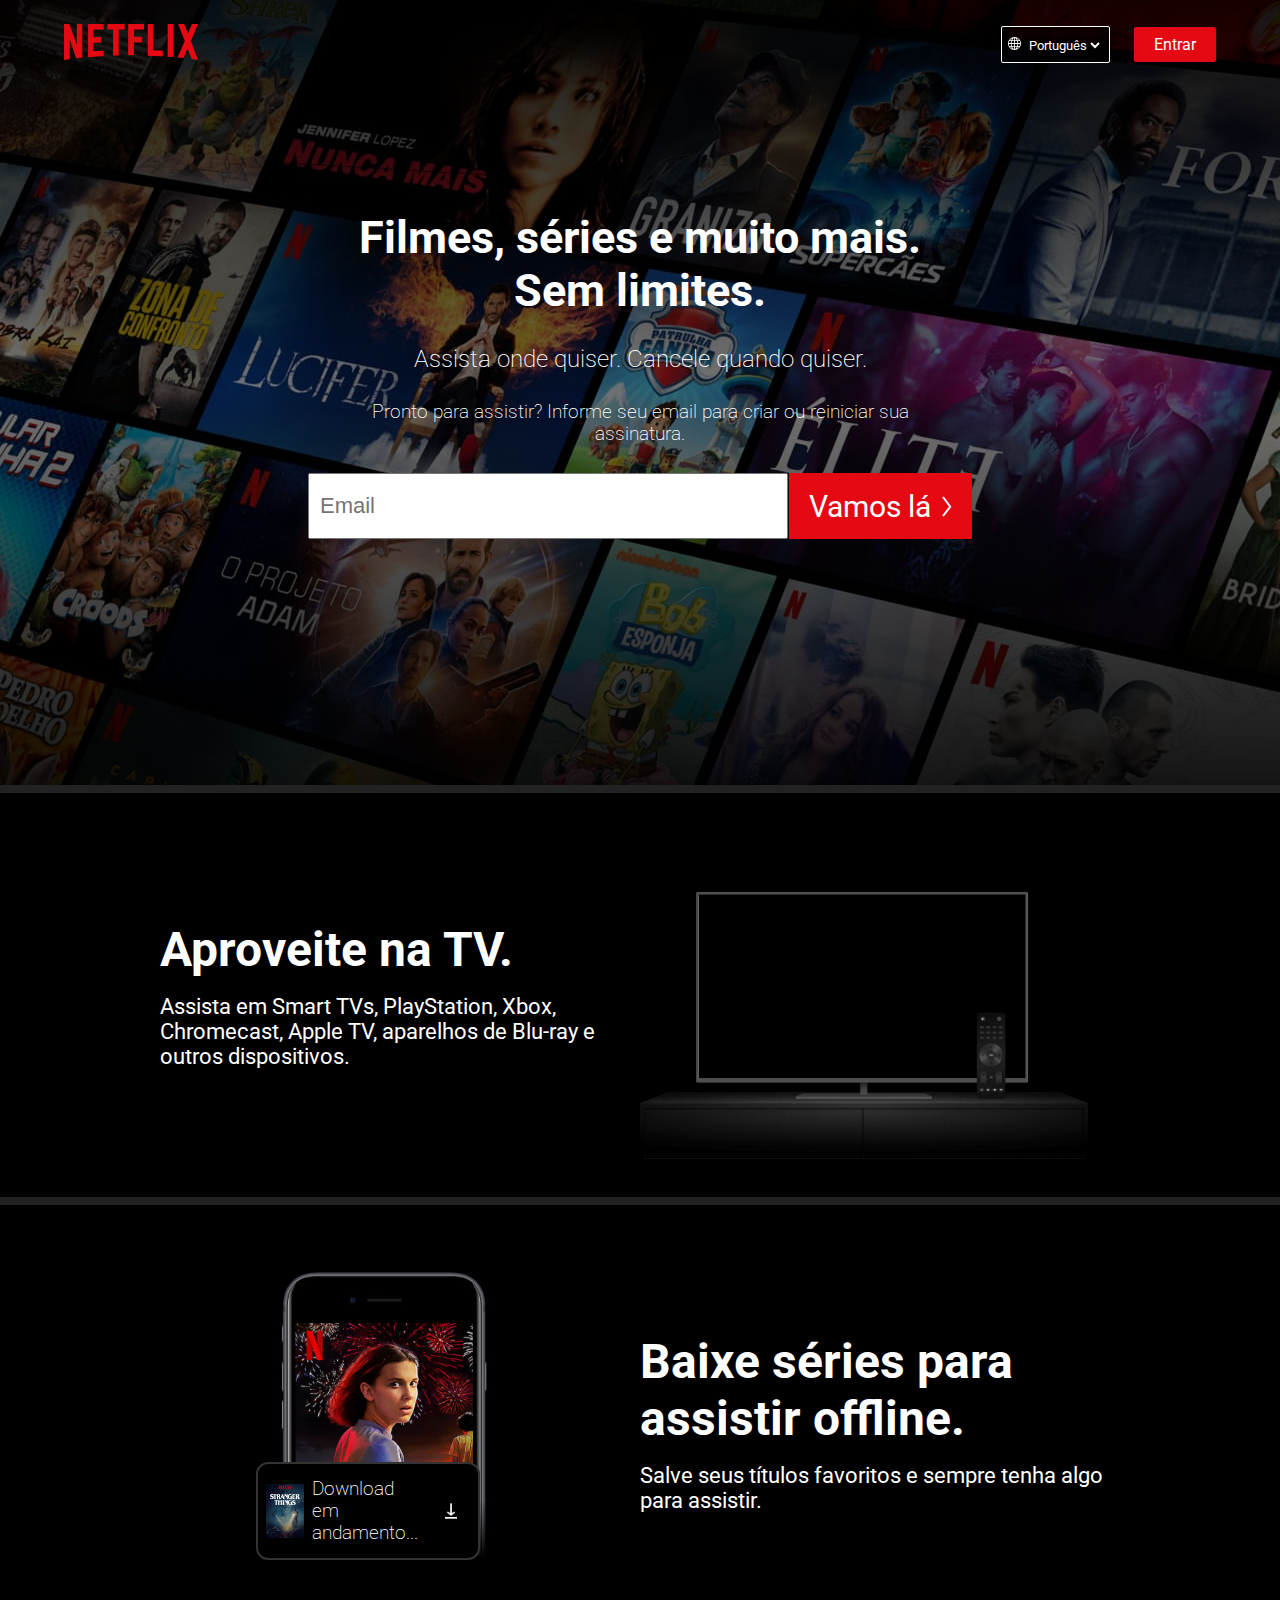
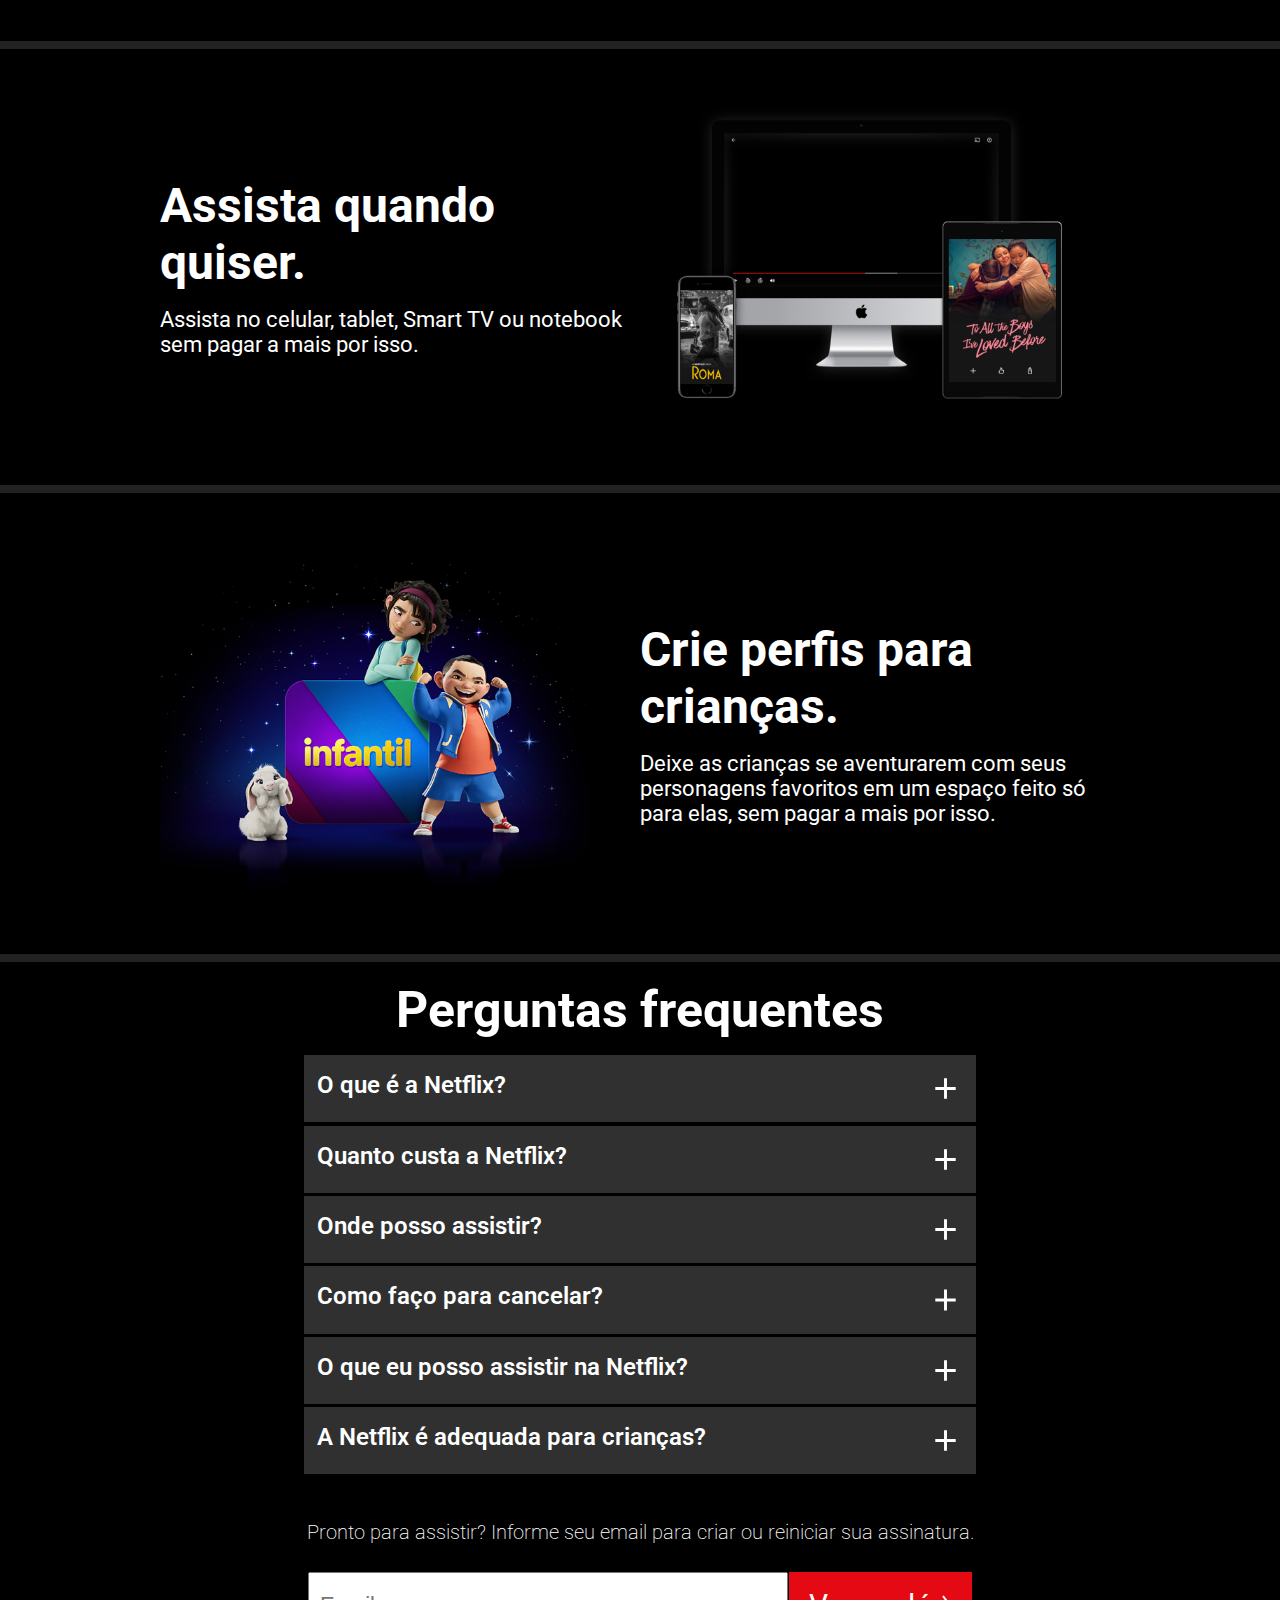
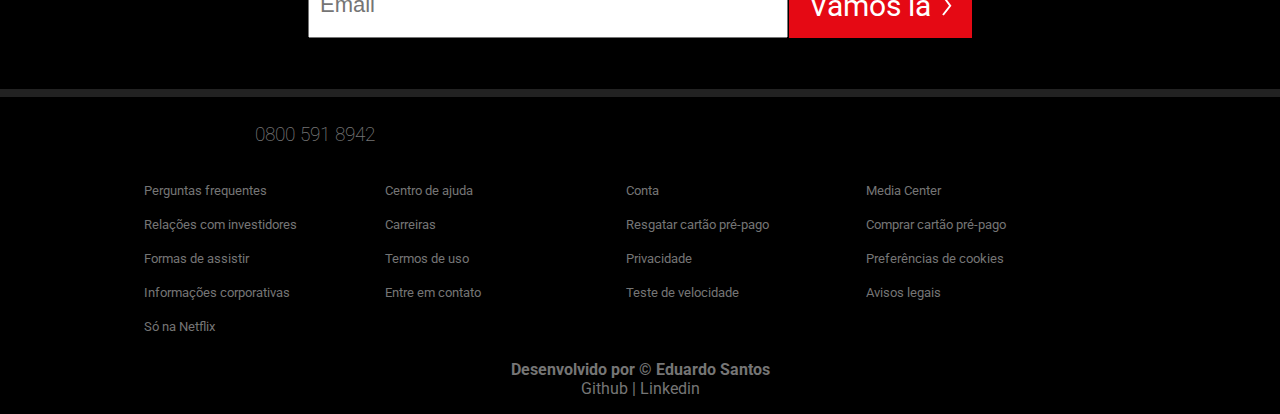
<file: index.html>
<!DOCTYPE html>
<html lang="pt-br">
    <head>
        <title>NetFlix - Clone</title>
        <meta charset="UTF-8">
        <link rel="shortcut icon" href="./icons/nficon.ico">
        <meta name="viewport" content="width=device-width, initial-scale=1">
        <!-- Css -->
        <link href="css/index/style-index.css" rel="stylesheet">
    </head>
    <body>
        <div class="container--full">
            <!--/Header-->
            <div class="bg--img-header">
                <header>
                    <div class="logo"><img src="./icons/netflix.svg"/></div>
                    <nav class="menu">
                        <div class="menu--select">
                            <span><img src="./icons/globe.svg"/></span>
                            <select>
                                <option>Português</option>
                                <option>English</option>
                            </select>
                        </div>
                        <a class="button--login" href="./page/root.html">Entrar</a>
                    </nav>
                </header>
                <div class="text--header">
                    <div class="text--report" >
                        <h1>Filmes, séries e muito mais. Sem limites.</h1>
                        <h2>Assista onde quiser. Cancele quando quiser.</h2>
                        <h3>Pronto para assistir? Informe seu email para criar ou reiniciar sua assinatura.</h3>
                        <form class="report--from" method="get" action="./page/root.html">
                            <input type="email" placeholder="Email" />
                            <button type="submit">Vamos lá <img src="./icons/seta.svg"/></button>
                        </form>
                    </div>
                </div>
                <div class="bg-color-gradient"></div>
            </div>
            <div class="section">
                <!-- Aproveite na TV. -->
                <div class="section--contents">
                    <div class="section--card">
                        <div class="section--grid">
                            <div class="tv--text">
                                <h1>Aproveite na TV.</h1>
                                <p>
                                    Assista em Smart TVs, PlayStation, Xbox, 
                                    Chromecast, Apple TV, aparelhos de Blu-ray e 
                                    outros dispositivos.
                                </p>
                            </div>
                            <div class="tv--img-vid">
                                <img src="./icons/tv.png"/>
                                <video  class="video--tv" autoplay playsinline loop muted>
                                    <source src="https://assets.nflxext.com/ffe/siteui/acquisition/ourStory/fuji/desktop/video-tv-0819.m4v">
                                </video>
                            </div>
                        </div>
                    </div>
                </div>
                <!-- Baixe séries para assistir offline. -->
                <div class="section--contents">
                    <div class="section--card">
                        <div class="section--grid grid--revers">
                            <div class="off--img">
                                <img src="./icons/el.jpg"/>
                                <div class="card--download">
                                   <div class="download--infos">
                                        <img src="./icons/boxshot.png"/>
                                        <h3>Download em andamento...</h3>
                                        <img src="./icons/download-icon.gif">
                                   </div>
                                </div>
                            </div>
                            <div class="off--text">
                                <h1>Baixe séries para assistir offline.</h1>
                                <p>
                                    Salve seus títulos favoritos e sempre tenha 
                                    algo para assistir.
                                </p>
                            </div>
                        </div>
                    </div>
                </div>
                <!-- Assista quando quiser. -->
                <div class="section--contents">
                    <div class="section--card">
                        <div class="section--grid">
                            <div class="when--text">
                                <h1>Assista quando quiser.</h1>
                                <p>
                                    Assista no celular, tablet, Smart TV ou 
                                    notebook sem pagar a mais por isso.
                                </p>
                            </div>
                            <div class="when--img-vid">
                                <img src="./icons/device-pile.png"/>
                                <video  class="video-when" autoplay playsinline loop muted>
                                    <source src="https://assets.nflxext.com/ffe/siteui/acquisition/ourStory/fuji/desktop/video-devices.m4v">
                                </video>
                            </div>
                        </div>
                    </div>
                </div>
                <!-- Crie perfis para crianças. -->
                <div class="section--contents">
                    <div class="section--card">
                        <div class="section--grid grid--revers">
                            <div class="kids--img">
                                <img src="./icons/infantil.png"/>
                            </div>
                            <div class="kids--text">
                                <h1>Crie perfis para crianças.</h1>
                                <p>
                                    Deixe as crianças se aventurarem com seus 
                                    personagens favoritos em um espaço feito só 
                                    para elas, sem pagar a mais por isso.
                                </p>
                            </div>
                        </div>
                    </div>
                </div>
                <!-- Questions to help. -->
                <div class="section--contents">
                    <div class="section--questions">
                        <div class="questions">
                            <h1>Perguntas frequentes</h1>
                            <ul class="questions--menu">
                                <li class="menu--what"><a>O que é a Netflix? <img class="icon--what" src="./icons/add-fill.svg"/></a></li>
                                <li class="help--what">
                                    <p>
                                        A Netflix é um serviço de transmissão online que oferece uma ampla 
                                        variedade de séries, filmes e documentários premiados em milhares de 
                                        aparelhos conectados à internet.<br><br>
                                        Você pode assistir a quantos filmes e séries quiser, quando e onde quiser, 
                                        sem comerciais – tudo por um preço mensal bem acessível. Aqui você sempre 
                                        encontra novidades. A cada semana, adicionamos novas séries e filmes.
                                    </p>
                                </li>
                                <li class="menu--money"><a>Quanto custa a Netflix? <img class="icon--money" src="./icons/add-fill.svg"/></a></li>
                                <li class="help--money">
                                    <p>
                                        Assista à Netflix no seu celular, tablet, Smart TV, notebook ou aparelho de 
                                        streaming por uma taxa mensal única. Os planos variam de R$25,90 a R$55,90 por 
                                        mês. Sem contrato nem taxas extras.
                                    </p>
                                </li>
                                <li class="menu--where"><a>Onde posso assistir? <img class="icon--where" src="./icons/add-fill.svg"/></a></li>
                                <li class="help--where">
                                    <p>
                                        Assista onde quiser, quando quiser. Faça login com sua conta Netflix em netflix.com 
                                        para começar a assistir no computador ou em qualquer aparelho conectado à Internet 
                                        compatível com o aplicativo Netflix, como Smart TVs, smartphones, tablets, aparelhos 
                                        de streaming e videogames.<br><br>
                                        Você também pode baixar a sua série favorita com o aplicativo Netflix para iOS, Android 
                                        ou Windows 10. Use downloads para levar a Netflix para onde quiser sem precisar de conexão 
                                        com a Internet. Leve a Netflix com você para qualquer lugar.
                                    </p>
                                </li>
                                <li class="menu--how"><a>Como faço para cancelar? <img class="icon--how" src="./icons/add-fill.svg"/></a></li>
                                <li class="help--how">
                                    <p>
                                        A Netflix é flexível. Não há contratos nem compromissos. Você pode cancelar a sua conta na 
                                        internet com apenas dois cliques. Não há taxa de cancelamento – você pode começar ou encerrar a 
                                        sua assinatura a qualquer momento.
                                    </p>
                                </li>
                                <li class="menu--can"><a>O que eu posso assistir na Netflix? <img class="icon--can" src="./icons/add-fill.svg"/></a></li>
                                <li class="help--can">
                                    <p>
                                        A Netflix tem um grande catálogo de filmes, documentários, séries, originais Netflix premiados e 
                                        muito mais. Assista o quanto quiser, quando quiser.
                                    </p>
                                </li>
                                <li class="menu--kids"><a>A Netflix é adequada para crianças? <img class="icon--kids" src="./icons/add-fill.svg"/></a></li>
                                <li class="help--kids">
                                    <p>
                                        A experiência infantil da Netflix faz parte da sua assinatura para que as crianças se divirtam em 
                                        seu próprio espaço com séries e filmes familiares sob a supervisão dos pais.<br><br>
                                        O recurso de controle dos pais, incluso nos perfis para crianças e protegido por PIN, permite restringir 
                                        a classificação etária do conteúdo que as crianças podem ver e bloquear títulos específicos que você não 
                                        quer que elas assistam.
                                    </p>
                                </li>
                            </ul>
                            <div class="help--report">
                                <h3>Pronto para assistir? Informe seu email para criar ou reiniciar sua assinatura.</h3>
                                <form class="report--from" method="get" action="./page/root.html">
                                    <input type="email" placeholder="Email" />
                                    <button type="submit">Vamos lá <img src="./icons/seta.svg"/></button>
                                </form>
                            </div>
                        </div>
                    </div>
                </div>
            </div>
            <footer>
                <div class="contacts--flix">
                    <div class="flix--doubts">
                        <h3>Dúvidas? Ligue <a href="#">0800 591 8942</a></h3>
                    </div>
                    <div class="flix--links">
                        <ul>
                            <li><a href="#">Perguntas frequentes</a></li>
                            <li><a href="#">Centro de ajuda</a></li>
                            <li><a href="#">Conta</a></li>
                            <li><a href="#">Media Center</a></li>
                            <li><a href="#">Relações com investidores</a></li>
                            <li><a href="#">Carreiras</a></li>
                            <li><a href="#">Resgatar cartão pré-pago</a></li>
                            <li><a href="#">Comprar cartão pré-pago</a></li>
                            <li><a href="#">Formas de assistir</a></li>
                            <li><a href="#">Termos de uso</a></li>
                            <li><a href="#">Privacidade</a></li>
                            <li><a href="#">Preferências de cookies</a></li>
                            <li><a href="#">Informações corporativas</a></li>
                            <li><a href="#">Entre em contato</a></li>
                            <li><a href="#">Teste de velocidade</a></li>
                            <li><a href="#">Avisos legais</a></li>
                            <li><a href="#">Só na Netflix</a></li>
                        </ul>
                    </div>
                </div>
                <div class="contacts--dev">
                    <h4>Desenvolvido por &copy; Eduardo Santos</h4>
                    <a href="#">Github</a> | <a href="#">Linkedin</a>
                </div>
            </footer>
        </div>
        <!-- Js -->
        <script src="js/script-index.js"></script>
    </body>
</html>
</file>
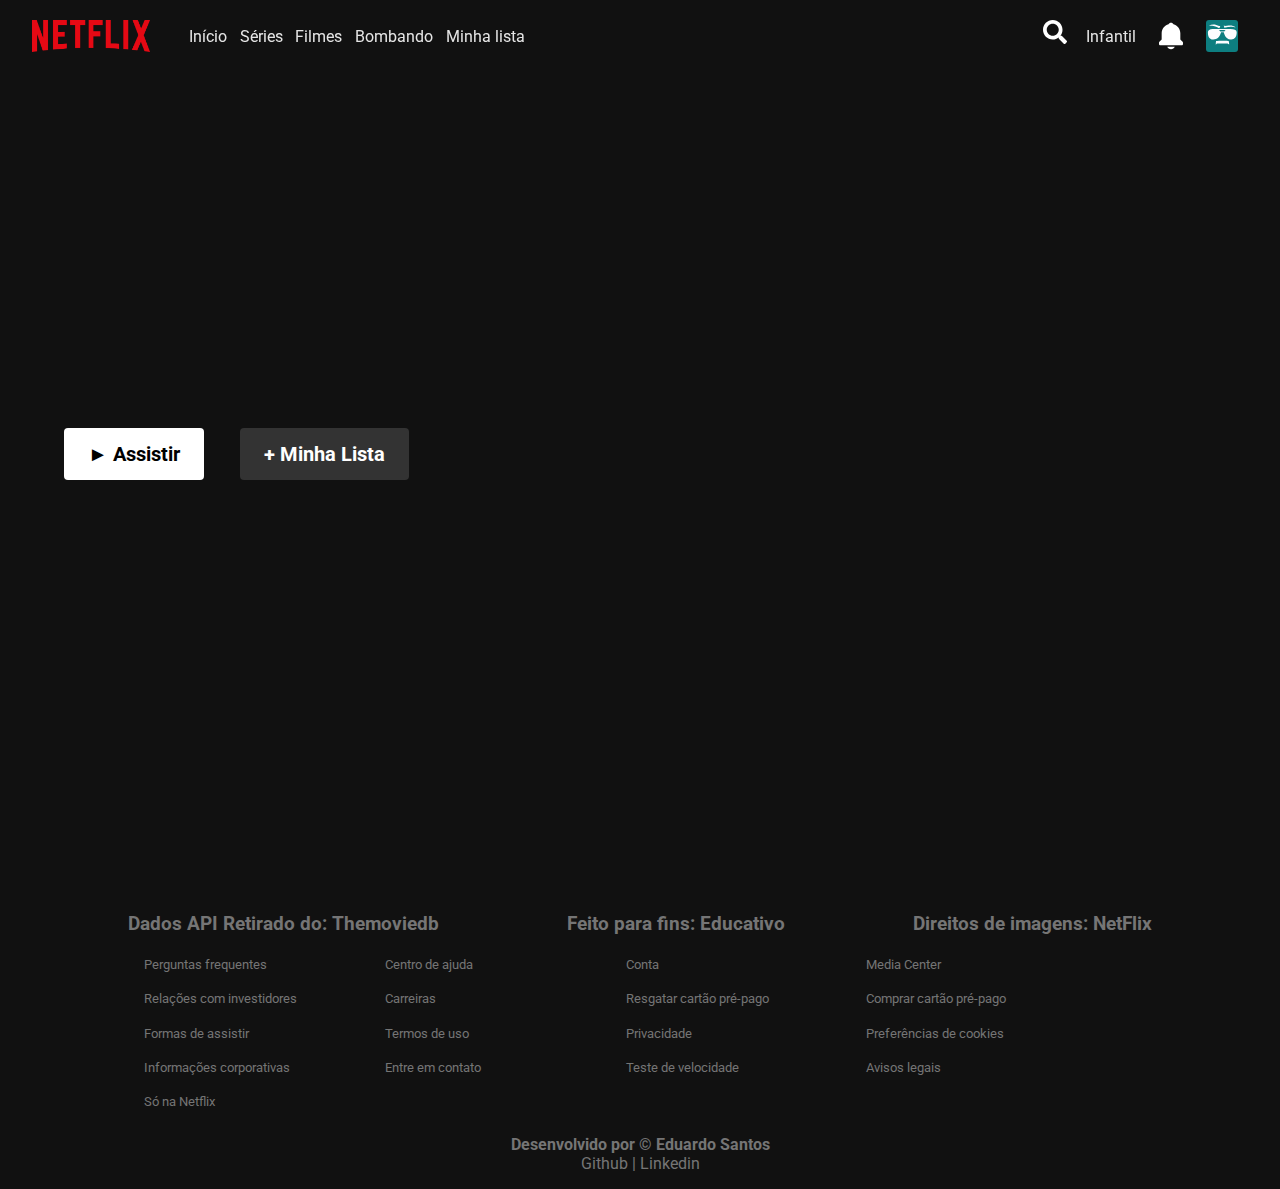
<file: page/root.html>
<!DOCTYPE html>
<html lang="pt-br">
    <head>
        <title>NetFlix - Clone</title>
        <meta charset="UTF-8">
        <meta name="viewport" content="width=device-width, initial-scale=1">
        <link rel="shortcut icon" href="../icons/nficon.ico">
        <!-- Js React
            <script crossorigin src="https://unpkg.com/react@18/umd/react.production.min.js"></script>
            <script crossorigin src="https://unpkg.com/react-dom@18/umd/react-dom.production.min.js"></script>
            <script crossorigin src="https://unpkg.com/react@18/umd/react.development.js"></script>
            <script crossorigin src="https://unpkg.com/react-dom@18/umd/react-dom.development.js"></script>
        -->
        <!-- Css -->
        <link href="../css/root/root-style.css" rel="stylesheet">
    </head>
    <body>
        <div class="container">
            <header>
                <div class="header--left">
                    <div class="header--logo"><img src="../icons/netflix.svg"/></div>
                    <ul class="header--left-menu">
                        <li class="menu--inicio"><a class="menu--inicio-link" href="#">Início</a></li>
                        <li class="menu--series"><a class="menu--series-link" href="#">Séries</a></li>
                        <li class="menu--filmes"><a class="menu--filmes-link" href="#">Filmes</a></li>
                        <li class="menu--bombando"><a class="menu--bombando-link" href="#">Bombando</a></li>
                        <li class="menu--minha-lista"><a class="menu--minha-lista-link" href="#">Minha lista</a></li>
                    </ul>
                </div>
                <div class="header--right">
                    <div class="header--search"><img src="../icons/search.svg"/></div>
                    <div class="header--infantil"><a href="#">Infantil</a></div>
                    <div class="header--bell"><img src="../icons/bell.svg"/></div>
                    <div class="header--profile"><img src="../icons/profile.svg"/></div>
                </div>
            </header>
            <div class="spotlight">
                <div class="spotlight--area">
                    <div class="spotlight--bg-vertical">
                        <div class="spotlight--bg-horizontal">
                            <div class="spotlight--name"></div>
                            <div class="spotlight--info">
                                <div class="spotlight--info-points"></div>
                                <div class="spotlight--info-year"></div>
                                <div class="spotlight--info-seasons"></div>
                            </div>
                            <div class="spotlight--overview"></div>
                            <div class="spotlight--buttons">
                                <a class="buttons--assistir" href="#">► Assistir</a>
                                <a class="buttons--minha-lista" href="#">+ Minha Lista</a>
                            </div>
                            <div class="spotlight--genres"></div>
                        </div>
                    </div>
                </div>
            </div>
            <div class="carroseel">
                <div class="carroseel--list-area">
                    <div class="carroseel--list"></div>
                </div>
            </div>
            <footer>
                <div class="flix--api">
                    <h3>Dados API Retirado do: <a target="_blank" href="https://www.themoviedb.org/?language=pt-BR">Themoviedb</a></h3>
                    <h3>Feito para fins: <a href="#">Educativo</a></h3>
                    <h3>Direitos de imagens: <a target="_blank" href="https://www.themoviedb.org/?language=pt-BR">NetFlix</a></h3>
                </div>
                <div class="flix--links">
                    <ul>
                        <li><a href="#">Perguntas frequentes</a></li>
                        <li><a href="#">Centro de ajuda</a></li>
                        <li><a href="#">Conta</a></li>
                        <li><a href="#">Media Center</a></li>
                        <li><a href="#">Relações com investidores</a></li>
                        <li><a href="#">Carreiras</a></li>
                        <li><a href="#">Resgatar cartão pré-pago</a></li>
                        <li><a href="#">Comprar cartão pré-pago</a></li>
                        <li><a href="#">Formas de assistir</a></li>
                        <li><a href="#">Termos de uso</a></li>
                        <li><a href="#">Privacidade</a></li>
                        <li><a href="#">Preferências de cookies</a></li>
                        <li><a href="#">Informações corporativas</a></li>
                        <li><a href="#">Entre em contato</a></li>
                        <li><a href="#">Teste de velocidade</a></li>
                        <li><a href="#">Avisos legais</a></li>
                        <li><a href="#">Só na Netflix</a></li>
                    </ul>
                </div>
                <div class="contacts--dev">
                    <h4>Desenvolvido por &copy; Eduardo Santos</h4>
                    <a href="#">Github</a> | <a href="#">Linkedin</a>
                </div>
            </footer>
        </div>
        <!--Js-->
        <script src="../js/script-root.js"></script>
    </body>
</html>
</file>
<file: css/index/style-index.css>
/*FONTS*/
@import url('https://fonts.googleapis.com/css2?family=Roboto:wght@400;700&display=swap');
/*HEADER*/
@import url('header.css');
/*SECTIONS*/
@import url('sections.css');
/*FOOTER*/
@import url('footer.css');

/*GERAL*/
*{
    margin: 0px;
    padding: 0px;
    font-family: 'Roboto', sans-serif;
    box-sizing: border-box;
}
</file>
<file: css/root/root-style.css>
/*FONTS*/
@import url('https://fonts.googleapis.com/css2?family=Roboto:wght@400;700&display=swap');
/* HEADER */
@import url('header.css');
/*SPOTLIGHT*/
@import url('spotlight.css');
/*CARROSEEL*/
@import url('carroseel.css');
/* FOOTER */
@import url('footer.css');

*{
    margin: 0px;
    padding: 0px;
    font-family: 'Roboto', sans-serif;
    box-sizing: border-box;
}

.container{
    background-color: #111;
    color: #FFF;
    display: grid;
}

.loading-page{
    position: fixed;
    top: 0;
    left: 0;
    right: 0;
    bottom: 0;
    z-index: 1;
    background-color: #000;
    display: flex;
    justify-content: center;
}
</file>
